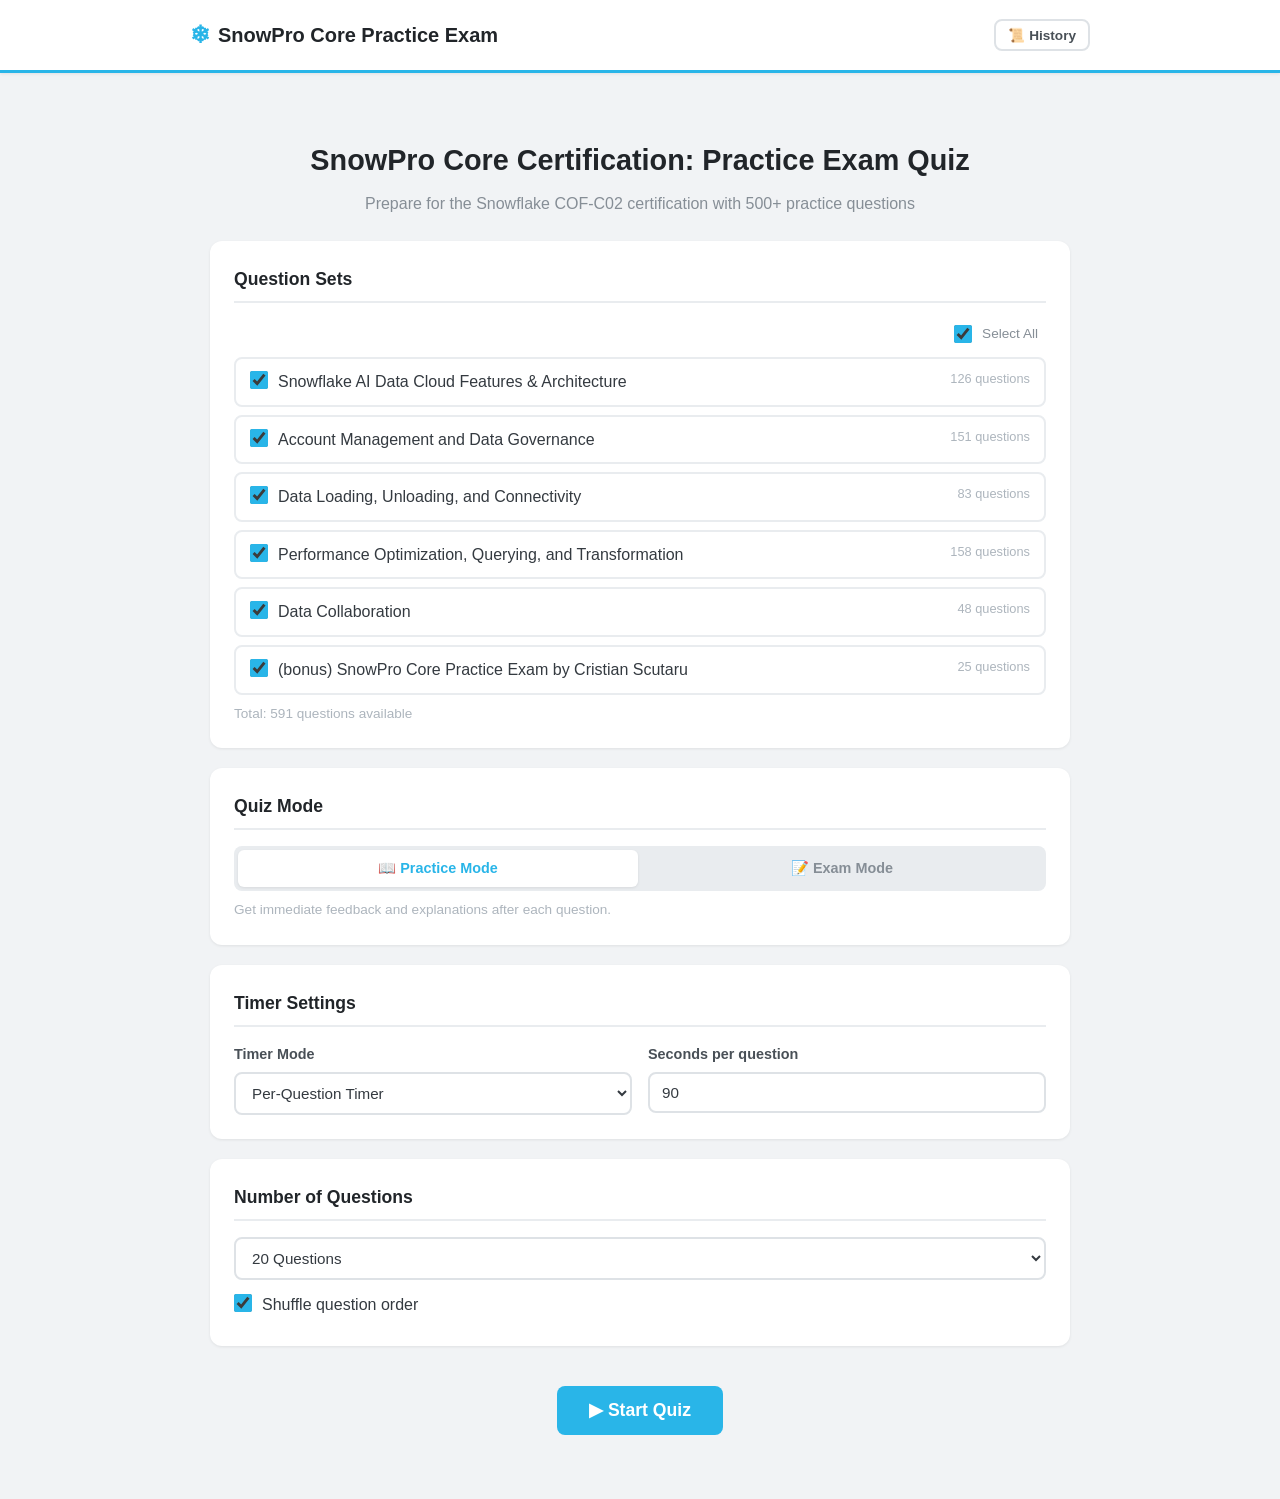
<file: index.html>
<!DOCTYPE html>
<html lang="en">
<head>
  <meta charset="UTF-8">
  <meta name="viewport" content="width=device-width, initial-scale=1.0">
  <title>SnowPro Core Certification Practice Exam Quiz</title>
  <link rel="icon" type="image/svg+xml" href="favicon.svg">
  <link rel="stylesheet" href="css/styles.css">
</head>
<body>
  <header class="app-header">
    <div class="container">
      <div class="app-title">
        <span class="snowflake-icon">&#10052;</span>
        SnowPro Core Practice Exam
      </div>
      <div id="history-link">
        <button class="btn btn-sm btn-outline" onclick="toggleHistory()">&#128220; History</button>
      </div>
    </div>
  </header>

  <main class="container">
    <!-- Hero -->
    <div class="setup-hero">
      <h1>SnowPro Core Certification: Practice Exam Quiz</h1>
      <p class="subtitle">Prepare for the Snowflake COF-C02 certification with 500+ practice questions</p>
    </div>

    <!-- Question Sets -->
    <div class="card">
      <div class="card-title">Question Sets</div>
      <div class="select-all-row">
        <label class="checkbox-item" style="border:none; padding:4px 8px; display:inline-flex; width:auto;">
          <input type="checkbox" id="select-all" checked>
          <label for="select-all" style="font-size:0.85rem; color:var(--gray-600);">Select All</label>
        </label>
      </div>
      <div class="checkbox-group" id="question-sets">
        <!-- Populated by JS -->
      </div>
      <p class="text-sm text-muted mt-8" id="total-questions-label">Total: 0 questions available</p>
    </div>

    <!-- Quiz Mode -->
    <div class="card">
      <div class="card-title">Quiz Mode</div>
      <div class="toggle-group" id="mode-toggle">
        <button class="toggle-option active" data-mode="practice">&#128214; Practice Mode</button>
        <button class="toggle-option" data-mode="exam">&#128221; Exam Mode</button>
      </div>
      <p class="text-sm text-muted mt-8" id="mode-description">
        Get immediate feedback and explanations after each question.
      </p>
    </div>

    <!-- Timer -->
    <div class="card">
      <div class="card-title">Timer Settings</div>
      <div class="timer-config">
        <div class="form-group">
          <label class="form-label" for="timer-mode">Timer Mode</label>
          <select class="form-select" id="timer-mode">
            <option value="per-question">Per-Question Timer</option>
            <option value="overall">Overall Exam Timer</option>
            <option value="none">No Timer</option>
          </select>
        </div>
        <div class="form-group" id="timer-value-group">
          <label class="form-label" for="timer-value" id="timer-value-label">Seconds per question</label>
          <input type="number" class="form-input" id="timer-value" value="90" min="10" max="600">
        </div>
      </div>
    </div>

    <!-- Question Count -->
    <div class="card">
      <div class="card-title">Number of Questions</div>
      <div class="form-group" style="margin-bottom:0;">
        <select class="form-select" id="question-count">
          <option value="10">10 Questions</option>
          <option value="20" selected>20 Questions</option>
          <option value="50">50 Questions</option>
          <option value="100">100 Questions</option>
          <option value="all">All Questions</option>
        </select>
      </div>
      <div class="mt-8">
        <label class="checkbox-item" style="border:none; padding:4px 0;">
          <input type="checkbox" id="shuffle-questions" checked>
          <label for="shuffle-questions">Shuffle question order</label>
        </label>
      </div>
    </div>

    <!-- Start Button -->
    <div class="setup-actions">
      <button class="btn btn-primary btn-lg" id="start-quiz" onclick="startQuiz()">
        &#9654; Start Quiz
      </button>
    </div>

    <!-- History Panel (hidden by default) -->
    <div class="card hidden" id="history-panel">
      <div class="card-title">Quiz History</div>
      <div id="history-content">
        <p class="text-muted text-sm">No quiz history yet. Complete a quiz to see your results here.</p>
      </div>
      <div class="mt-16 text-center">
        <button class="btn btn-sm btn-outline" onclick="clearHistory()">Clear History</button>
      </div>
    </div>
  </main>

  <script src="js/timer.js"></script>
  <script src="js/question-loader.js"></script>
  <script src="js/app.js"></script>
</body>
</html>
</file>
<file: css/styles.css>
/* ===== SnowPro Core Practice Exam Quiz — Light Theme ===== */

:root {
  --primary: #29B5E8;
  --primary-dark: #1a8bb8;
  --primary-light: #e8f6fc;
  --success: #2ecc71;
  --success-light: #eafaf1;
  --danger: #e74c3c;
  --danger-light: #fdedec;
  --warning: #f39c12;
  --warning-light: #fef5e7;
  --gray-50: #f8f9fa;
  --gray-100: #f1f3f5;
  --gray-200: #e9ecef;
  --gray-300: #dee2e6;
  --gray-400: #ced4da;
  --gray-500: #adb5bd;
  --gray-600: #868e96;
  --gray-700: #495057;
  --gray-800: #343a40;
  --gray-900: #212529;
  --white: #ffffff;
  --shadow-sm: 0 1px 3px rgba(0,0,0,0.08);
  --shadow-md: 0 4px 12px rgba(0,0,0,0.1);
  --shadow-lg: 0 8px 24px rgba(0,0,0,0.12);
  --radius: 8px;
  --radius-lg: 12px;
  --transition: 0.2s ease;
  --max-width: 900px;
}

/* ===== Reset & Base ===== */
*, *::before, *::after { box-sizing: border-box; margin: 0; padding: 0; }

body {
  font-family: -apple-system, BlinkMacSystemFont, 'Segoe UI', Roboto, Oxygen, Ubuntu, sans-serif;
  background: var(--gray-100);
  color: var(--gray-800);
  line-height: 1.6;
  min-height: 100vh;
}

a { color: var(--primary); text-decoration: none; }
a:hover { color: var(--primary-dark); }

/* ===== Layout ===== */
.container {
  max-width: var(--max-width);
  margin: 0 auto;
  padding: 24px 20px;
}

/* ===== Header ===== */
.app-header {
  background: var(--white);
  border-bottom: 3px solid var(--primary);
  padding: 16px 24px;
  box-shadow: var(--shadow-sm);
  position: sticky;
  top: 0;
  z-index: 100;
}

.app-header .container {
  padding: 0;
  display: flex;
  align-items: center;
  justify-content: space-between;
  max-width: var(--max-width);
  margin: 0 auto;
}

.app-title {
  font-size: 1.25rem;
  font-weight: 700;
  color: var(--gray-900);
  display: flex;
  align-items: center;
  gap: 8px;
}

.app-title .snowflake-icon {
  color: var(--primary);
  font-size: 1.5rem;
}

/* ===== Cards ===== */
.card {
  background: var(--white);
  border-radius: var(--radius-lg);
  box-shadow: var(--shadow-sm);
  padding: 24px;
  margin-bottom: 20px;
}

.card-title {
  font-size: 1.1rem;
  font-weight: 600;
  color: var(--gray-900);
  margin-bottom: 16px;
  padding-bottom: 8px;
  border-bottom: 2px solid var(--gray-200);
}

/* ===== Buttons ===== */
.btn {
  display: inline-flex;
  align-items: center;
  justify-content: center;
  gap: 6px;
  padding: 10px 20px;
  border: none;
  border-radius: var(--radius);
  font-size: 0.95rem;
  font-weight: 600;
  cursor: pointer;
  transition: all var(--transition);
  text-decoration: none;
}

.btn:disabled {
  opacity: 0.5;
  cursor: not-allowed;
}

.btn-primary {
  background: var(--primary);
  color: var(--white);
}
.btn-primary:hover:not(:disabled) {
  background: var(--primary-dark);
  box-shadow: var(--shadow-md);
}

.btn-success {
  background: var(--success);
  color: var(--white);
}
.btn-success:hover:not(:disabled) {
  background: #27ae60;
}

.btn-danger {
  background: var(--danger);
  color: var(--white);
}
.btn-danger:hover:not(:disabled) {
  background: #c0392b;
}

.btn-outline {
  background: var(--white);
  color: var(--gray-700);
  border: 2px solid var(--gray-300);
}
.btn-outline:hover:not(:disabled) {
  border-color: var(--primary);
  color: var(--primary);
}

.btn-sm {
  padding: 6px 12px;
  font-size: 0.85rem;
}

.btn-lg {
  padding: 14px 32px;
  font-size: 1.1rem;
}

/* ===== Form Controls ===== */
.form-group {
  margin-bottom: 16px;
}

.form-label {
  display: block;
  font-weight: 600;
  font-size: 0.9rem;
  color: var(--gray-700);
  margin-bottom: 6px;
}

.form-select, .form-input {
  width: 100%;
  padding: 10px 12px;
  border: 2px solid var(--gray-300);
  border-radius: var(--radius);
  font-size: 0.95rem;
  color: var(--gray-800);
  background: var(--white);
  transition: border-color var(--transition);
}

.form-select:focus, .form-input:focus {
  outline: none;
  border-color: var(--primary);
  box-shadow: 0 0 0 3px rgba(41, 181, 232, 0.15);
}

/* ===== Checkboxes & Radios ===== */
.checkbox-group {
  display: flex;
  flex-direction: column;
  gap: 8px;
}

.checkbox-item, .radio-item {
  display: flex;
  align-items: flex-start;
  gap: 10px;
  padding: 10px 14px;
  border: 2px solid var(--gray-200);
  border-radius: var(--radius);
  cursor: pointer;
  transition: all var(--transition);
  background: var(--white);
}

.checkbox-item:hover, .radio-item:hover {
  border-color: var(--primary-light);
  background: var(--gray-50);
}

.checkbox-item.selected, .radio-item.selected {
  border-color: var(--primary);
  background: var(--primary-light);
}

.checkbox-item input[type="checkbox"],
.radio-item input[type="radio"] {
  margin-top: 2px;
  accent-color: var(--primary);
  width: 18px;
  height: 18px;
  flex-shrink: 0;
}

.checkbox-item label, .radio-item label {
  cursor: pointer;
  flex: 1;
}

.checkbox-item .set-count {
  font-size: 0.8rem;
  color: var(--gray-500);
  margin-left: auto;
  white-space: nowrap;
}

/* ===== Toggle Switch ===== */
.toggle-group {
  display: flex;
  background: var(--gray-200);
  border-radius: var(--radius);
  padding: 4px;
  gap: 4px;
}

.toggle-option {
  flex: 1;
  padding: 10px 16px;
  border: none;
  border-radius: 6px;
  font-size: 0.9rem;
  font-weight: 600;
  cursor: pointer;
  background: transparent;
  color: var(--gray-600);
  transition: all var(--transition);
  text-align: center;
}

.toggle-option.active {
  background: var(--white);
  color: var(--primary);
  box-shadow: var(--shadow-sm);
}

.toggle-option:hover:not(.active) {
  color: var(--gray-800);
}

/* ===== Setup Page ===== */
.setup-hero {
  text-align: center;
  padding: 40px 20px 24px;
}

.setup-hero h1 {
  font-size: 1.8rem;
  font-weight: 700;
  color: var(--gray-900);
  margin-bottom: 8px;
}

.setup-hero .subtitle {
  font-size: 1rem;
  color: var(--gray-600);
}

.setup-hero .snowflake-logo {
  font-size: 3rem;
  color: var(--primary);
  margin-bottom: 12px;
}

.setup-actions {
  text-align: center;
  padding: 20px 0 40px;
}

.select-all-row {
  display: flex;
  justify-content: flex-end;
  margin-bottom: 8px;
}

.timer-config {
  display: grid;
  grid-template-columns: 1fr 1fr;
  gap: 16px;
}

.timer-config .form-group {
  margin-bottom: 0;
}

.inline-group {
  display: flex;
  align-items: center;
  gap: 12px;
  flex-wrap: wrap;
}

/* ===== Quiz Page ===== */
.quiz-header {
  display: flex;
  align-items: center;
  justify-content: space-between;
  flex-wrap: wrap;
  gap: 12px;
  margin-bottom: 4px;
}

.quiz-timer {
  display: flex;
  align-items: center;
  gap: 8px;
  font-size: 1.1rem;
  font-weight: 700;
  color: var(--gray-800);
  background: var(--gray-100);
  padding: 8px 16px;
  border-radius: var(--radius);
}

.quiz-timer.warning { color: var(--warning); background: var(--warning-light); }
.quiz-timer.danger { color: var(--danger); background: var(--danger-light); }
.quiz-timer .timer-icon { font-size: 1.2rem; }

.btn-pause {
  background: none;
  border: 1.5px solid var(--gray-300);
  border-radius: 4px;
  cursor: pointer;
  font-size: 1rem;
  line-height: 1;
  padding: 2px 6px;
  color: inherit;
  transition: all var(--transition);
}
.btn-pause:hover { border-color: var(--primary); color: var(--primary); }
.btn-pause.paused { border-color: var(--success); color: var(--success); }

.quiz-timer.paused { opacity: 0.6; }

.quiz-progress-text {
  font-size: 0.9rem;
  color: var(--gray-600);
  font-weight: 600;
}

.quiz-domain-badge {
  font-size: 0.75rem;
  font-weight: 600;
  color: var(--primary);
  background: var(--primary-light);
  padding: 4px 10px;
  border-radius: 20px;
}

/* Progress bar */
.progress-bar-container {
  width: 100%;
  height: 6px;
  background: var(--gray-200);
  border-radius: 3px;
  margin-bottom: 20px;
  overflow: hidden;
}

.progress-bar {
  height: 100%;
  background: var(--primary);
  border-radius: 3px;
  transition: width 0.3s ease;
}

/* Question card */
.question-card {
  background: var(--white);
  border-radius: var(--radius-lg);
  box-shadow: var(--shadow-md);
  padding: 28px;
  margin-bottom: 20px;
}

.question-number {
  font-size: 0.85rem;
  font-weight: 600;
  color: var(--primary);
  margin-bottom: 8px;
}

.question-text {
  font-size: 1.05rem;
  font-weight: 500;
  color: var(--gray-900);
  margin-bottom: 20px;
  line-height: 1.7;
}

.question-hint {
  font-size: 0.85rem;
  color: var(--gray-500);
  font-style: italic;
  margin-bottom: 12px;
}

/* Options */
.options-list {
  display: flex;
  flex-direction: column;
  gap: 10px;
}

.option-item {
  display: flex;
  align-items: flex-start;
  gap: 12px;
  padding: 14px 16px;
  border: 2px solid var(--gray-200);
  border-radius: var(--radius);
  cursor: pointer;
  transition: all var(--transition);
  background: var(--white);
}

.option-item:hover {
  border-color: var(--primary-light);
  background: var(--gray-50);
}

.option-item.selected {
  border-color: var(--primary);
  background: var(--primary-light);
}

.option-item.correct {
  border-color: var(--success);
  background: var(--success-light);
}

.option-item.incorrect {
  border-color: var(--danger);
  background: var(--danger-light);
}

.option-item.disabled {
  pointer-events: none;
  opacity: 0.85;
}

.option-key {
  display: flex;
  align-items: center;
  justify-content: center;
  width: 28px;
  height: 28px;
  border-radius: 50%;
  border: 2px solid var(--gray-300);
  font-size: 0.85rem;
  font-weight: 700;
  color: var(--gray-600);
  flex-shrink: 0;
  transition: all var(--transition);
}

.option-item.selected .option-key {
  border-color: var(--primary);
  background: var(--primary);
  color: var(--white);
}

.option-item.correct .option-key {
  border-color: var(--success);
  background: var(--success);
  color: var(--white);
}

.option-item.incorrect .option-key {
  border-color: var(--danger);
  background: var(--danger);
  color: var(--white);
}

.option-text {
  flex: 1;
  font-size: 0.95rem;
  color: var(--gray-800);
  padding-top: 2px;
}

.option-icon {
  font-size: 1.1rem;
  flex-shrink: 0;
  margin-top: 2px;
}

/* Explanation panel */
.explanation-panel {
  margin-top: 16px;
  padding: 16px 20px;
  border-radius: var(--radius);
  border-left: 4px solid var(--primary);
  background: var(--gray-50);
  display: none;
}

.explanation-panel.visible {
  display: block;
}

.explanation-panel.correct-answer {
  border-left-color: var(--success);
  background: var(--success-light);
}

.explanation-panel.incorrect-answer {
  border-left-color: var(--danger);
  background: var(--danger-light);
}

.explanation-panel.timeout-answer {
  border-left-color: var(--warning);
  background: var(--warning-light);
}

.explanation-title {
  font-weight: 700;
  font-size: 0.9rem;
  margin-bottom: 6px;
  display: flex;
  align-items: center;
  gap: 6px;
}

.explanation-panel.correct-answer .explanation-title { color: var(--success); }
.explanation-panel.incorrect-answer .explanation-title { color: var(--danger); }
.explanation-panel.timeout-answer .explanation-title { color: var(--warning); }

.explanation-text {
  font-size: 0.9rem;
  color: var(--gray-700);
  line-height: 1.6;
}

/* Quiz navigation */
.quiz-nav {
  display: flex;
  justify-content: space-between;
  align-items: center;
  gap: 12px;
  flex-wrap: wrap;
}

.quiz-nav-left, .quiz-nav-right {
  display: flex;
  gap: 8px;
}

.btn-flag {
  background: var(--white);
  color: var(--warning);
  border: 2px solid var(--warning);
}
.btn-flag:hover { background: var(--warning-light); }
.btn-flag.flagged {
  background: var(--warning);
  color: var(--white);
}

/* Question navigator grid */
.question-navigator {
  background: var(--white);
  border-radius: var(--radius-lg);
  box-shadow: var(--shadow-sm);
  padding: 16px;
  margin-bottom: 20px;
}

.navigator-title {
  font-size: 0.85rem;
  font-weight: 600;
  color: var(--gray-600);
  margin-bottom: 10px;
}

.navigator-grid {
  display: grid;
  grid-template-columns: repeat(auto-fill, minmax(36px, 1fr));
  gap: 6px;
}

.nav-cell {
  width: 36px;
  height: 36px;
  display: flex;
  align-items: center;
  justify-content: center;
  border-radius: 6px;
  font-size: 0.8rem;
  font-weight: 600;
  cursor: pointer;
  border: 2px solid var(--gray-200);
  background: var(--white);
  color: var(--gray-500);
  transition: all var(--transition);
}

.nav-cell:hover { border-color: var(--primary); }
.nav-cell.answered { background: var(--primary-light); border-color: var(--primary); color: var(--primary); }
.nav-cell.flagged { background: var(--warning-light); border-color: var(--warning); color: var(--warning); }
.nav-cell.current { outline: 3px solid var(--primary); outline-offset: 1px; }
.nav-cell.correct-review { background: var(--success-light); border-color: var(--success); color: var(--success); }
.nav-cell.incorrect-review { background: var(--danger-light); border-color: var(--danger); color: var(--danger); }
.nav-cell.timeout-review { background: var(--warning-light); border-color: var(--warning); color: var(--warning); }

/* Navigator legend */
.navigator-legend {
  display: flex;
  gap: 16px;
  flex-wrap: wrap;
  margin-top: 10px;
  font-size: 0.75rem;
  color: var(--gray-500);
}

.legend-item {
  display: flex;
  align-items: center;
  gap: 4px;
}

.legend-dot {
  width: 10px;
  height: 10px;
  border-radius: 3px;
}

.legend-dot.unanswered { background: var(--gray-200); }
.legend-dot.flagged { background: var(--warning); }
.legend-dot.correct { background: var(--success); }
.legend-dot.incorrect { background: var(--danger); }
.legend-dot.timeout { background: var(--warning); border: 1.5px dashed var(--warning); background: var(--warning-light); }

/* ===== Results Page ===== */
.results-hero {
  text-align: center;
  padding: 32px 24px;
  background: var(--white);
  border-radius: var(--radius-lg);
  box-shadow: var(--shadow-md);
  margin-bottom: 24px;
}

.results-score {
  font-size: 3.5rem;
  font-weight: 800;
  margin-bottom: 4px;
}

.results-score.pass { color: var(--success); }
.results-score.fail { color: var(--danger); }

.results-label {
  font-size: 1.1rem;
  color: var(--gray-600);
  margin-bottom: 12px;
}

.results-badge {
  display: inline-block;
  padding: 6px 20px;
  border-radius: 20px;
  font-weight: 700;
  font-size: 0.9rem;
}

.results-badge.pass {
  background: var(--success-light);
  color: var(--success);
}

.results-badge.fail {
  background: var(--danger-light);
  color: var(--danger);
}

.results-stats {
  display: grid;
  grid-template-columns: repeat(3, 1fr);
  gap: 16px;
  margin-top: 20px;
}

.stat-item {
  text-align: center;
}

.stat-value {
  font-size: 1.5rem;
  font-weight: 700;
  color: var(--gray-900);
}

.stat-label {
  font-size: 0.8rem;
  color: var(--gray-500);
}

/* Domain breakdown */
.domain-table {
  width: 100%;
  border-collapse: collapse;
}

.domain-table th {
  text-align: left;
  padding: 10px 12px;
  font-size: 0.85rem;
  font-weight: 600;
  color: var(--gray-600);
  border-bottom: 2px solid var(--gray-200);
}

.domain-table td {
  padding: 10px 12px;
  font-size: 0.9rem;
  border-bottom: 1px solid var(--gray-100);
}

.domain-bar {
  height: 8px;
  background: var(--gray-200);
  border-radius: 4px;
  overflow: hidden;
  min-width: 100px;
}

.domain-bar-fill {
  height: 100%;
  border-radius: 4px;
  transition: width 0.5s ease;
}

.domain-bar-fill.good { background: var(--success); }
.domain-bar-fill.ok { background: var(--warning); }
.domain-bar-fill.bad { background: var(--danger); }

/* Review list */
.review-item {
  background: var(--white);
  border-radius: var(--radius);
  box-shadow: var(--shadow-sm);
  padding: 20px;
  margin-bottom: 12px;
  border-left: 4px solid var(--gray-300);
}

.review-item.correct { border-left-color: var(--success); }
.review-item.incorrect { border-left-color: var(--danger); }
.review-item.timeout { border-left-color: var(--warning); }

.review-question {
  font-weight: 600;
  font-size: 0.95rem;
  margin-bottom: 10px;
  color: var(--gray-900);
}

.review-answers {
  font-size: 0.85rem;
  color: var(--gray-600);
  margin-bottom: 8px;
}

.review-answers span {
  display: inline-block;
  margin-right: 16px;
}

.review-explanation {
  font-size: 0.85rem;
  color: var(--gray-700);
  background: var(--gray-50);
  padding: 10px 14px;
  border-radius: 6px;
  line-height: 1.6;
}

/* Results actions */
.results-actions {
  display: flex;
  justify-content: center;
  gap: 12px;
  flex-wrap: wrap;
  margin: 24px 0;
}

/* ===== History ===== */
.history-table {
  width: 100%;
  border-collapse: collapse;
  font-size: 0.85rem;
}

.history-table th {
  text-align: left;
  padding: 8px 10px;
  font-weight: 600;
  color: var(--gray-600);
  border-bottom: 2px solid var(--gray-200);
}

.history-table td {
  padding: 8px 10px;
  border-bottom: 1px solid var(--gray-100);
}

/* ===== Utilities ===== */
.text-center { text-align: center; }
.text-muted { color: var(--gray-500); }
.text-sm { font-size: 0.85rem; }
.mt-8 { margin-top: 8px; }
.mt-16 { margin-top: 16px; }
.mt-24 { margin-top: 24px; }
.mb-8 { margin-bottom: 8px; }
.mb-16 { margin-bottom: 16px; }
.hidden { display: none !important; }

/* ===== Responsive ===== */
@media (max-width: 640px) {
  .container { padding: 16px 12px; }
  .setup-hero h1 { font-size: 1.4rem; }
  .question-card { padding: 18px; }
  .timer-config { grid-template-columns: 1fr; }
  .results-stats { grid-template-columns: 1fr; gap: 8px; }
  .quiz-nav { flex-wrap: nowrap; }
  .quiz-nav-left, .quiz-nav-right { gap: 4px; }
  .quiz-nav .btn { padding: 8px 10px; font-size: 0.8rem; }
  .navigator-grid { grid-template-columns: repeat(auto-fill, minmax(32px, 1fr)); }
  .nav-cell { width: 32px; height: 32px; font-size: 0.75rem; }
  .results-score { font-size: 2.5rem; }
}

@media (max-width: 480px) {
  .quiz-header { flex-direction: column; align-items: flex-start; }
  .toggle-group { flex-direction: column; }
}

/* ===== Animations ===== */
@keyframes fadeIn {
  from { opacity: 0; transform: translateY(8px); }
  to { opacity: 1; transform: translateY(0); }
}

.fade-in {
  animation: fadeIn 0.3s ease forwards;
}

@keyframes slideDown {
  from { opacity: 0; max-height: 0; }
  to { opacity: 1; max-height: 500px; }
}

/* ===== Submit exam modal ===== */
.modal-overlay {
  position: fixed;
  inset: 0;
  background: rgba(0,0,0,0.4);
  display: flex;
  align-items: center;
  justify-content: center;
  z-index: 200;
}

.modal-overlay.hidden { display: none; }

.modal {
  background: var(--white);
  border-radius: var(--radius-lg);
  padding: 32px;
  max-width: 440px;
  width: 90%;
  box-shadow: var(--shadow-lg);
  text-align: center;
}

.modal h3 {
  margin-bottom: 12px;
  font-size: 1.2rem;
}

.modal p {
  color: var(--gray-600);
  margin-bottom: 20px;
  font-size: 0.95rem;
}

.modal-actions {
  display: flex;
  gap: 10px;
  justify-content: center;
}

/* ===== Loading ===== */
.loading-spinner {
  display: inline-block;
  width: 24px;
  height: 24px;
  border: 3px solid var(--gray-200);
  border-top: 3px solid var(--primary);
  border-radius: 50%;
  animation: spin 0.8s linear infinite;
}

@keyframes spin {
  to { transform: rotate(360deg); }
}

.loading-screen {
  display: flex;
  flex-direction: column;
  align-items: center;
  justify-content: center;
  padding: 60px 20px;
  gap: 16px;
  color: var(--gray-600);
}
</file>
